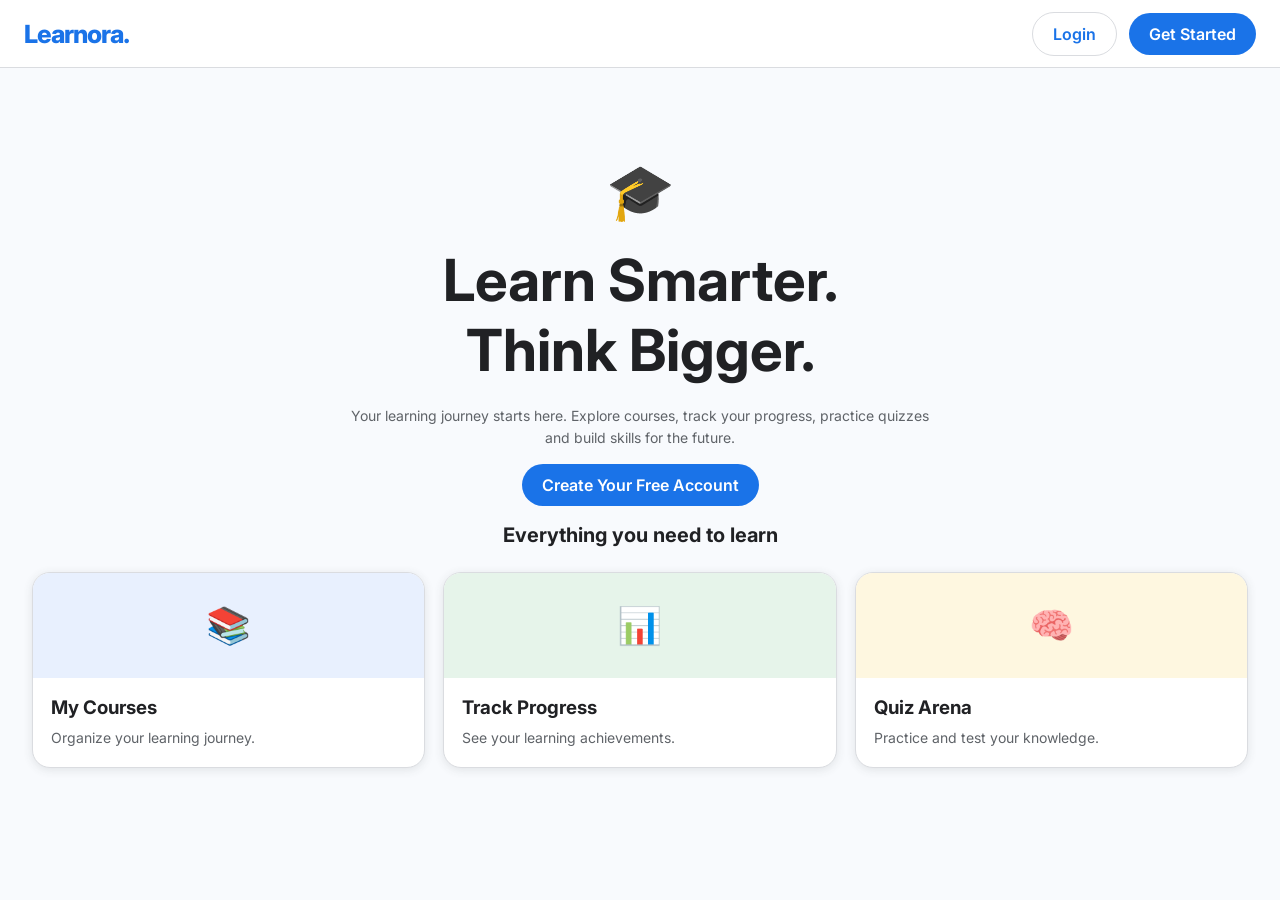
<file: index5.html>
<!DOCTYPE html>
<html lang="en">
<head>
  <meta charset="UTF-8">
  <meta name="viewport" content="width=device-width, initial-scale=1.0">
  <meta name="theme-color" content="#ffffff">
  <title>Learnora | Learn Smarter. Think Bigger.</title>
  <link rel="stylesheet" href="style.css">
</head>
<body>

<header class="topbar">
  <a class="brand" href="index.html">Learnora.</a>
  <div class="top-actions">
    <a class="btn btn-outline" href="login.html">Login</a>
    <a class="btn" href="register.html">Get Started</a>
  </div>
</header>

<main class="main" style="margin:auto;text-align:center;padding-top:90px">
  <div style="font-size:55px">🎓</div>
  <h1 style="font-size:clamp(34px,6vw,58px);margin:20px 0">
    Learn Smarter.<br>Think Bigger.
  </h1>
  <p class="muted" style="max-width:600px;margin:0 auto 25px">
    Your learning journey starts here. Explore courses, track your progress,
    practice quizzes and build skills for the future.
  </p>
  <a class="btn" href="register.html">Create Your Free Account</a>
  <h2 class="section-title">Everything you need to learn</h2>
  <div class="course-grid" style="text-align:left;margin-top:25px">
    <article class="course-card">
      <div class="course-banner">📚</div>
      <div class="course-content">
        <h3>My Courses</h3>
        <p class="muted">Organize your learning journey.</p>
      </div>
    </article>
    <article class="course-card">
      <div class="course-banner">📊</div>
      <div class="course-content">
        <h3>Track Progress</h3>
        <p class="muted">See your learning achievements.</p>
      </div>
    </article>
    <article class="course-card">
      <div class="course-banner">🧠</div>
      <div class="course-content">
        <h3>Quiz Arena</h3>
        <p class="muted">Practice and test your knowledge.</p>
      </div>
    </article>
  </div>
</main>

</body>
</html>
</file>
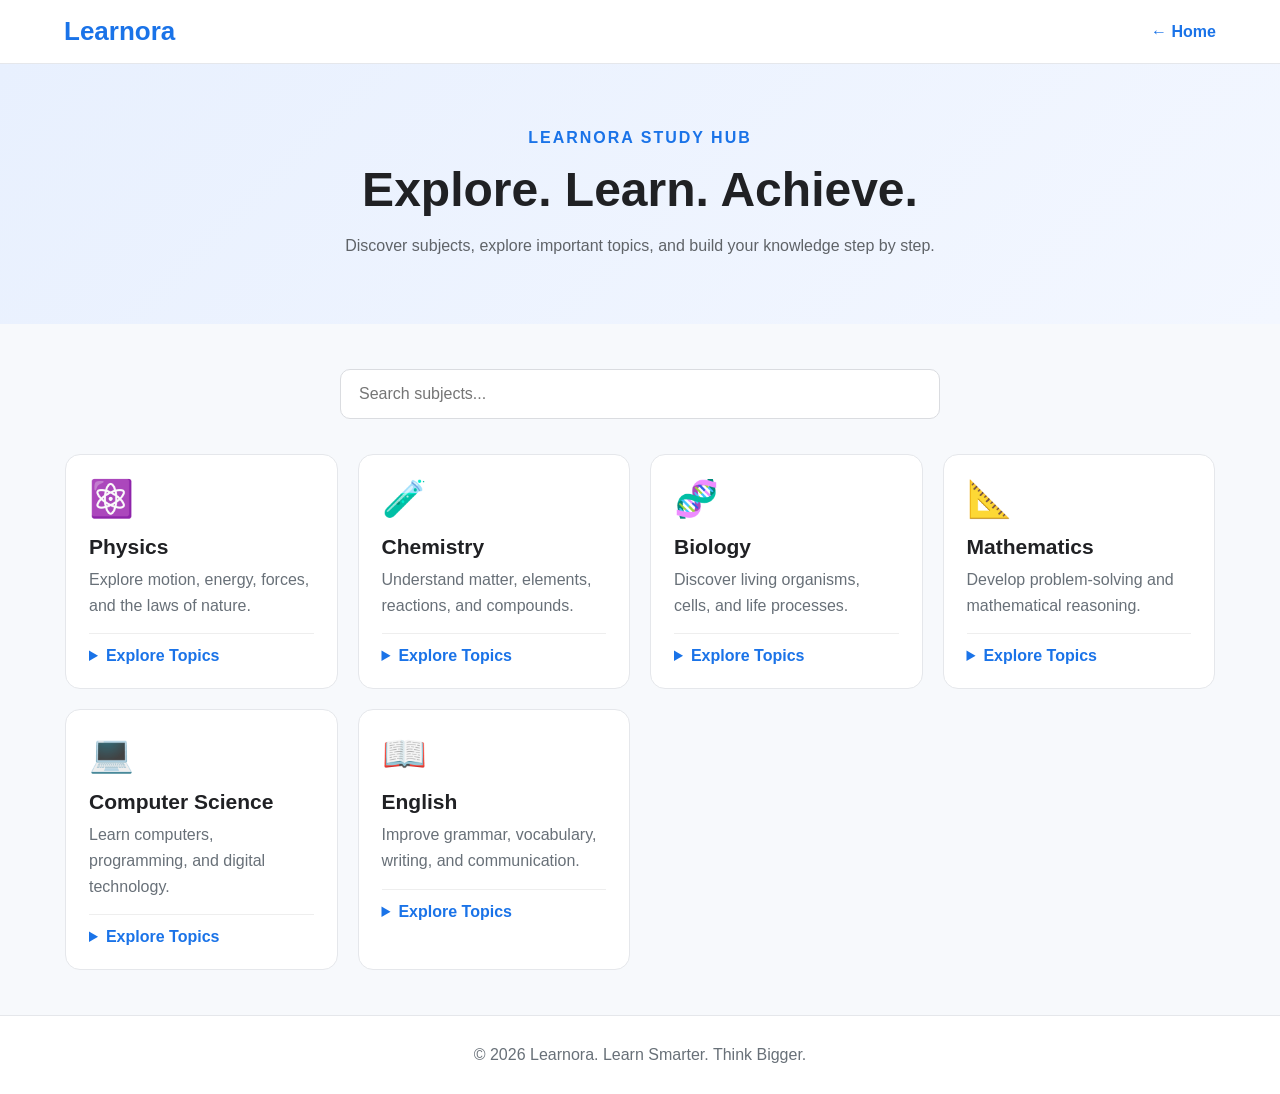
<file: study-hub.html>
<!DOCTYPE html>
<html lang="en">
<head>
  <meta charset="UTF-8">
  <meta name="viewport" content="width=device-width, initial-scale=1.0">
  <meta name="theme-color" content="#ffffff">
  <title>Learnora | Study Hub</title>
  <link rel="stylesheet" href="style.css">

  <style>
    * {
      box-sizing: border-box;
    }

    body {
      margin: 0;
      background: #f7f9fc;
      color: #202124;
      font-family: Arial, sans-serif;
    }

    .study-header {
      background: white;
      padding: 16px 5%;
      display: flex;
      align-items: center;
      justify-content: space-between;
      border-bottom: 1px solid #e5e7eb;
    }

    .logo {
      font-size: 26px;
      font-weight: 800;
      color: #1a73e8;
      text-decoration: none;
    }

    .back-link {
      text-decoration: none;
      color: #1a73e8;
      font-weight: 600;
    }

    .study-hero {
      padding: 65px 5%;
      text-align: center;
      background: linear-gradient(135deg, #e8f0fe, #f3f7ff);
    }

    .study-hero span {
      color: #1a73e8;
      font-weight: bold;
      letter-spacing: 2px;
    }

    .study-hero h1 {
      font-size: clamp(30px, 5vw, 48px);
      margin: 15px 0;
    }

    .study-hero p {
      color: #5f6368;
      line-height: 1.7;
    }

    .study-container {
      width: min(1150px, 92%);
      margin: 45px auto;
    }

    .search-area {
      max-width: 600px;
      margin: 0 auto 35px;
    }

    .search-area input {
      width: 100%;
      padding: 15px 18px;
      border: 1px solid #dadce0;
      border-radius: 10px;
      font-size: 16px;
      outline: none;
    }

    .search-area input:focus {
      border-color: #1a73e8;
    }

    .subject-grid {
      display: grid;
      grid-template-columns: repeat(auto-fit, minmax(230px, 1fr));
      gap: 20px;
    }

    .subject-card {
      background: white;
      border: 1px solid #e5e7eb;
      border-radius: 15px;
      padding: 23px;
      transition: .2s;
    }

    .subject-card:hover {
      transform: translateY(-5px);
      box-shadow: 0 12px 28px #1a73e81a;
    }

    .subject-icon {
      font-size: 36px;
    }

    .subject-card h2 {
      font-size: 21px;
      margin: 15px 0 8px;
    }

    .subject-card p {
      color: #687078;
      line-height: 1.6;
      min-height: 48px;
    }

    .subject-card details {
      margin-top: 15px;
      border-top: 1px solid #eee;
      padding-top: 13px;
    }

    .subject-card summary {
      color: #1a73e8;
      font-weight: bold;
      cursor: pointer;
    }

    .topic-list {
      padding-left: 20px;
      color: #5f6368;
      line-height: 2;
    }

    .empty-message {
      display: none;
      text-align: center;
      color: #687078;
      padding: 30px;
    }

    .study-footer {
      text-align: center;
      padding: 30px 15px;
      background: white;
      border-top: 1px solid #e5e7eb;
      color: #687078;
    }

    @media(max-width: 600px) {
      .study-hero {
        padding: 45px 5%;
      }

      .study-container {
        margin: 30px auto;
      }
    }
  </style>
</head>

<body>

  <header class="study-header">
    <a href="index.html" class="logo">Learnora</a>
    <a href="index.html" class="back-link">← Home</a>
  </header>

  <main>

    <section class="study-hero">
      <span>LEARNORA STUDY HUB</span>
      <h1>Explore. Learn. Achieve.</h1>
      <p>
        Discover subjects, explore important topics,
        and build your knowledge step by step.
      </p>
    </section>

    <section class="study-container">

      <div class="search-area">
        <input
          type="search"
          id="subjectSearch"
          placeholder="Search subjects..."
          aria-label="Search subjects"
        >
      </div>

      <div class="subject-grid" id="subjectGrid">

        <article class="subject-card">
          <div class="subject-icon">⚛️</div>
          <h2>Physics</h2>
          <p>Explore motion, energy, forces, and the laws of nature.</p>
          <details>
            <summary>Explore Topics</summary>
            <ul class="topic-list">
              <li>Mechanics</li>
              <li>Motion and Force</li>
              <li>Work, Energy and Power</li>
              <li>Waves</li>
              <li>Electricity</li>
            </ul>
          </details>
        </article>

        <article class="subject-card">
          <div class="subject-icon">🧪</div>
          <h2>Chemistry</h2>
          <p>Understand matter, elements, reactions, and compounds.</p>
          <details>
            <summary>Explore Topics</summary>
            <ul class="topic-list">
              <li>Atomic Structure</li>
              <li>Periodic Table</li>
              <li>Chemical Bonding</li>
              <li>Acids and Bases</li>
              <li>Chemical Reactions</li>
            </ul>
          </details>
        </article>

        <article class="subject-card">
          <div class="subject-icon">🧬</div>
          <h2>Biology</h2>
          <p>Discover living organisms, cells, and life processes.</p>
          <details>
            <summary>Explore Topics</summary>
            <ul class="topic-list">
              <li>Cell Biology</li>
              <li>Plant Biology</li>
              <li>Human Biology</li>
              <li>Genetics</li>
              <li>Ecology</li>
            </ul>
          </details>
        </article>

        <article class="subject-card">
          <div class="subject-icon">📐</div>
          <h2>Mathematics</h2>
          <p>Develop problem-solving and mathematical reasoning.</p>
          <details>
            <summary>Explore Topics</summary>
            <ul class="topic-list">
              <li>Algebra</li>
              <li>Geometry</li>
              <li>Trigonometry</li>
              <li>Calculus</li>
              <li>Statistics</li>
            </ul>
          </details>
        </article>

        <article class="subject-card">
          <div class="subject-icon">💻</div>
          <h2>Computer Science</h2>
          <p>Learn computers, programming, and digital technology.</p>
          <details>
            <summary>Explore Topics</summary>
            <ul class="topic-list">
              <li>Computer Fundamentals</li>
              <li>Programming Basics</li>
              <li>Web Development</li>
              <li>Database Concepts</li>
              <li>Artificial Intelligence</li>
            </ul>
          </details>
        </article>

        <article class="subject-card">
          <div class="subject-icon">📖</div>
          <h2>English</h2>
          <p>Improve grammar, vocabulary, writing, and communication.</p>
          <details>
            <summary>Explore Topics</summary>
            <ul class="topic-list">
              <li>Grammar</li>
              <li>Vocabulary</li>
              <li>Reading Skills</li>
              <li>Writing Skills</li>
              <li>Communication</li>
            </ul>
          </details>
        </article>

      </div>

      <p class="empty-message" id="emptyMessage">
        No subjects found. Try another search.
      </p>

    </section>

  </main>

  <footer class="study-footer">
    <p>© <span id="year"></span> Learnora. Learn Smarter. Think Bigger.</p>
  </footer>

  <script>
    const search = document.getElementById("subjectSearch");
    const cards = document.querySelectorAll(".subject-card");
    const emptyMessage = document.getElementById("emptyMessage");

    search.addEventListener("input", () => {
      const query = search.value.toLowerCase().trim();
      let visibleCount = 0;

      cards.forEach(card => {
        const matches = card.textContent.toLowerCase().includes(query);
        card.style.display = matches ? "" : "none";

        if (matches) visibleCount++;
      });

      emptyMessage.style.display =
        visibleCount === 0 ? "block" : "none";
    });

    document.getElementById("year").textContent =
      new Date().getFullYear();
  </script>

</body>
</html>
</file>
<file: style.css>
@import url('https://fonts.googleapis.com/css2?family=Inter:wght@400;500;600;700;800&display=swap');

:root {
  --blue: #1a73e8;
  --blue-light: #e8f0fe;
  --green: #188038;
  --yellow: #f9ab00;
  --purple: #8430ce;
  --text: #202124;
  --muted: #5f6368;
  --border: #dadce0;
  --background: #f8fafd;
  --white: #ffffff;
  --shadow: 0 2px 10px rgba(60,64,67,.12);
}

* {
  box-sizing: border-box;
  margin: 0;
  padding: 0;
}

body {
  font-family: Inter, Arial, sans-serif;
  background: var(--background);
  color: var(--text);
}

button, input {
  font: inherit;
}

button, a {
  -webkit-tap-highlight-color: transparent;
}

a {
  color: inherit;
  text-decoration: none;
}

button {
  cursor: pointer;
}

.topbar {
  height: 68px;
  padding: 0 24px;
  background: white;
  border-bottom: 1px solid var(--border);
  display: flex;
  align-items: center;
  justify-content: space-between;
  position: sticky;
  top: 0;
  z-index: 10;
}

.brand {
  font-size: 25px;
  font-weight: 800;
  color: var(--blue);
  letter-spacing: -1px;
}

.top-actions {
  display: flex;
  align-items: center;
  gap: 12px;
}

.user-email {
  font-size: 13px;
  color: var(--muted);
}

.btn {
  border: 0;
  border-radius: 24px;
  padding: 11px 20px;
  background: var(--blue);
  color: white;
  font-weight: 600;
  transition: .2s;
}

.btn:hover {
  background: #1557b0;
}

.btn-outline {
  background: white;
  color: var(--blue);
  border: 1px solid var(--border);
}

.btn-outline:hover {
  background: var(--blue-light);
}

.layout {
  display: flex;
  min-height: calc(100vh - 68px);
}

.sidebar {
  width: 245px;
  flex-shrink: 0;
  padding: 24px 12px;
  background: white;
  border-right: 1px solid var(--border);
}

.sidebar a {
  display: block;
  padding: 13px 16px;
  margin-bottom: 5px;
  border-radius: 28px;
  color: #3c4043;
  font-size: 14px;
  font-weight: 500;
}

.sidebar a:hover,
.sidebar a.active {
  background: var(--blue-light);
  color: var(--blue);
}

.main {
  flex: 1;
  min-width: 0;
  padding: 32px;
  max-width: 1400px;
}

.welcome {
  margin-bottom: 26px;
}

.welcome h1 {
  font-size: clamp(24px, 4vw, 32px);
  margin-bottom: 8px;
}

.muted {
  color: var(--muted);
  font-size: 14px;
  line-height: 1.6;
}

.stats {
  display: grid;
  grid-template-columns: repeat(3, 1fr);
  gap: 18px;
  margin: 24px 0 32px;
}

.stat-card,
.panel,
.course-card,
.auth-card {
  background: white;
  border: 1px solid var(--border);
  border-radius: 18px;
  padding: 22px;
  box-shadow: var(--shadow);
}

.stat-card h2 {
  font-size: 28px;
  margin: 12px 0 5px;
}

.stat-card p {
  color: var(--muted);
  font-size: 13px;
}

.section-title {
  font-size: 20px;
  margin: 28px 0 16px;
}

.course-grid {
  display: grid;
  grid-template-columns: repeat(3, minmax(0, 1fr));
  gap: 18px;
}

.course-card {
  padding: 0;
  overflow: hidden;
}

.course-banner {
  height: 105px;
  display: flex;
  align-items: center;
  justify-content: center;
  font-size: 36px;
  background: var(--blue-light);
}

.course-card:nth-child(2) .course-banner {
  background: #e6f4ea;
}

.course-card:nth-child(3) .course-banner {
  background: #fef7e0;
}

.course-content {
  padding: 18px;
}

.course-content h3 {
  margin-bottom: 8px;
}

.progress-track {
  height: 8px;
  background: #e8eaed;
  border-radius: 20px;
  overflow: hidden;
  margin: 12px 0;
}

.progress-fill {
  height: 100%;
  background: var(--blue);
  border-radius: inherit;
}

.panel {
  margin-top: 20px;
}

.panel h2 {
  font-size: 19px;
  margin-bottom: 14px;
}

.field {
  width: 100%;
  padding: 13px 15px;
  border: 1px solid var(--border);
  border-radius: 10px;
  margin: 9px 0 16px;
  outline: none;
  background: white;
}

.field:focus {
  border-color: var(--blue);
  box-shadow: 0 0 0 2px var(--blue-light);
}

label {
  font-size: 13px;
  font-weight: 600;
}

.auth-page {
  min-height: 100vh;
  display: grid;
  place-items: center;
  padding: 20px;
  background: var(--background);
}

.auth-card {
  width: 100%;
  max-width: 430px;
  padding: 34px;
}

.auth-card h1 {
  margin: 22px 0 8px;
  font-size: 27px;
}

.auth-card .btn {
  width: 100%;
  margin-top: 8px;
}

.auth-link {
  text-align: center;
  margin-top: 20px;
  font-size: 13px;
  color: var(--muted);
}

.message {
  font-size: 13px;
  line-height: 1.5;
  margin: 12px 0;
  overflow-wrap: anywhere;
}

.error {
  color: #d93025;
}

.success {
  color: var(--green);
}

.hidden {
  display: none !important;
}

.list-item {
  padding: 14px 0;
  border-bottom: 1px solid #eee;
  font-size: 14px;
}

.list-item:last-child {
  border-bottom: 0;
}

.mobile-menu {
  display: none;
  background: white;
  border: 1px solid var(--border);
  border-radius: 9px;
  padding: 8px 12px;
}

#contentSection {
  min-width: 0;
}

@media (max-width: 900px) {
  .course-grid {
    grid-template-columns: repeat(2, minmax(0, 1fr));
  }

  .sidebar {
    width: 210px;
  }
}

@media (max-width: 650px) {
  .topbar {
    height: 60px;
    padding: 0 14px;
  }

  .brand {
    font-size: 22px;
  }

  .mobile-menu {
    display: block;
  }

  .layout {
    display: block;
  }

  .sidebar {
    display: none;
    width: 100%;
    border-right: 0;
    border-bottom: 1px solid var(--border);
    padding: 10px;
  }

  .sidebar.open {
    display: block;
  }

  .main {
    padding: 22px 15px;
  }

  .stats {
    grid-template-columns: 1fr;
    gap: 12px;
  }

  .course-grid {
    grid-template-columns: 1fr;
  }

  .user-email {
    display: none;
  }

  .auth-card {
    padding: 25px 20px;
  }
}
.admin-section {
  background: #ffffff;
  padding: 24px;
  margin: 24px 0;
  border-radius: 14px;
  border: 1px solid #e5e7eb;
}

.admin-section h2 {
  color: #202124;
  margin-bottom: 8px;
}

.admin-section form {
  display: grid;
  gap: 12px;
  max-width: 500px;
  margin-top: 20px;
}

.admin-section input,
.admin-section select {
  width: 100%;
  padding: 12px;
  border: 1px solid #dadce0;
  border-radius: 8px;
  font-size: 15px;
}

.admin-section button {
  background: #1a73e8;
  color: white;
  border: 0;
  padding: 12px 18px;
  border-radius: 8px;
  cursor: pointer;
}

.enrollment-card {
  border: 1px solid #e5e7eb;
  border-radius: 10px;
  padding: 16px;
  margin-top: 12px;
}

.enrollment-card button {
  margin-top: 10px;
}
</file>
